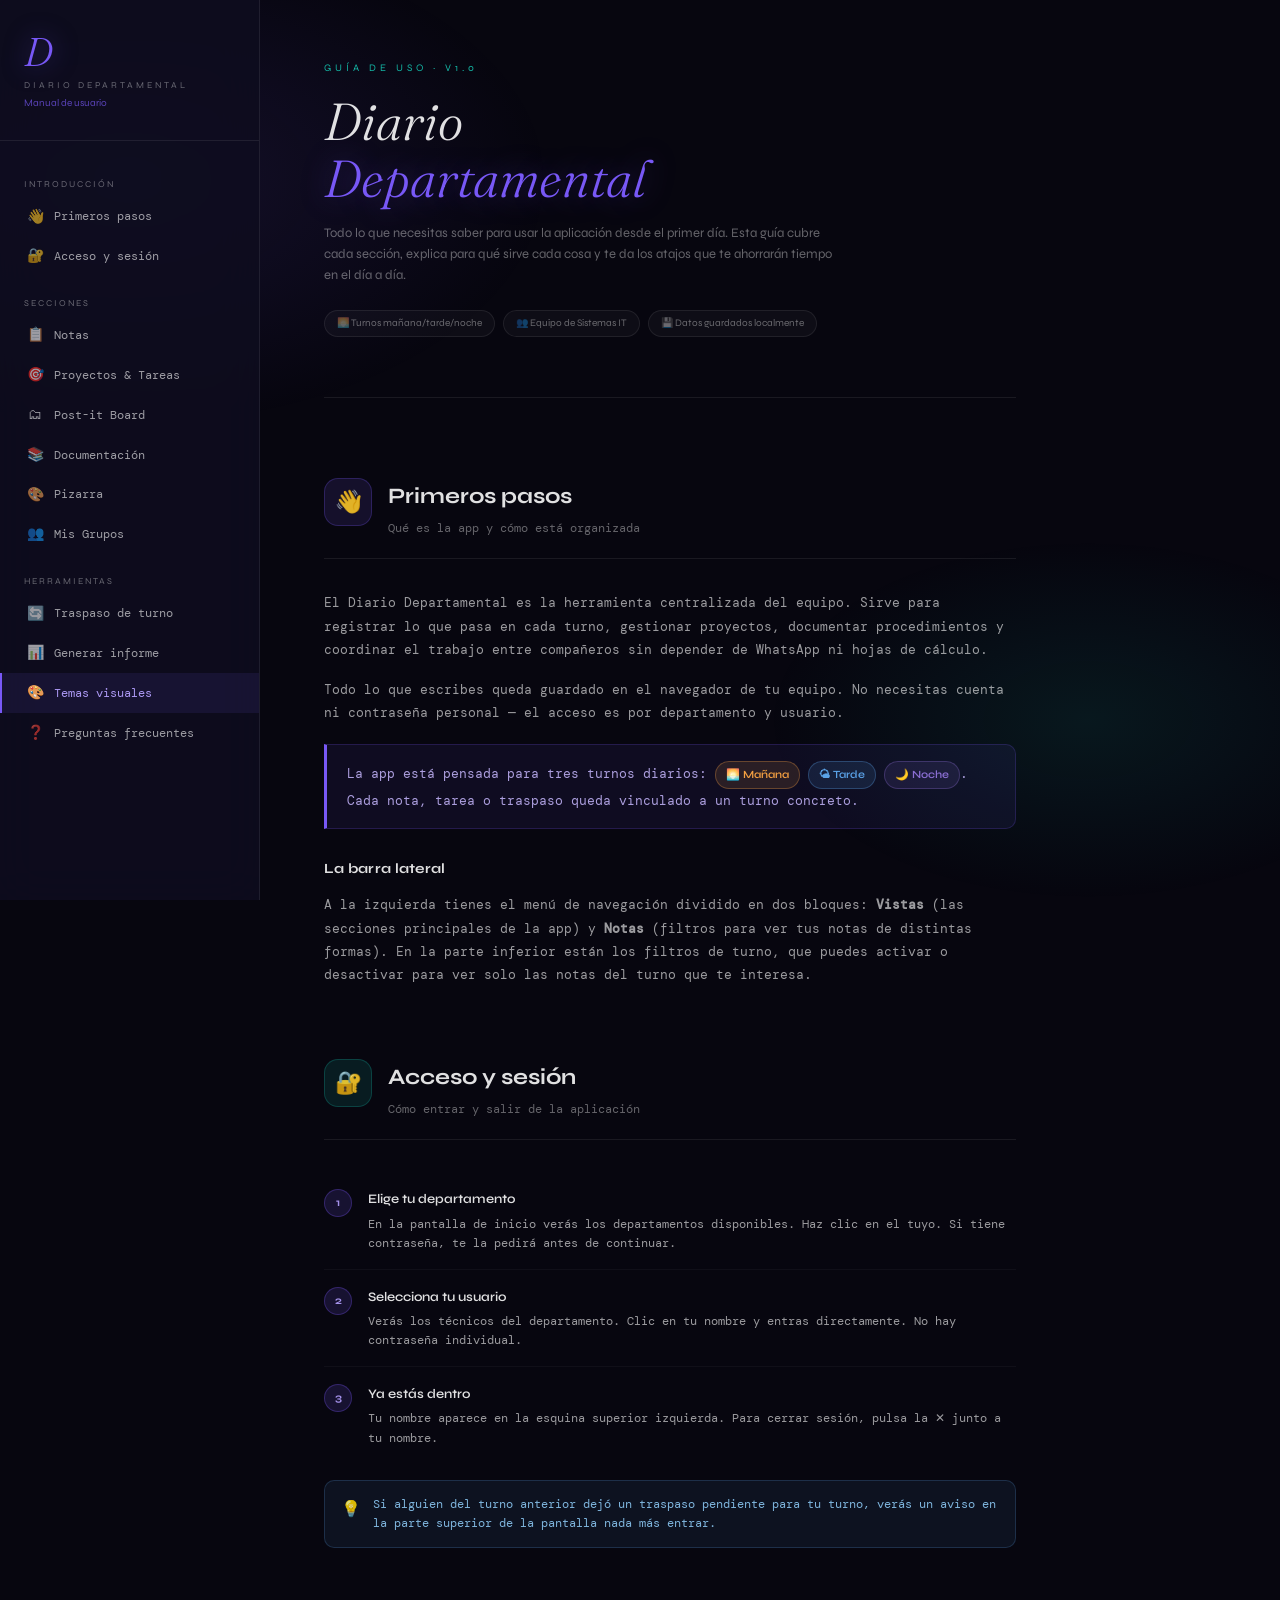
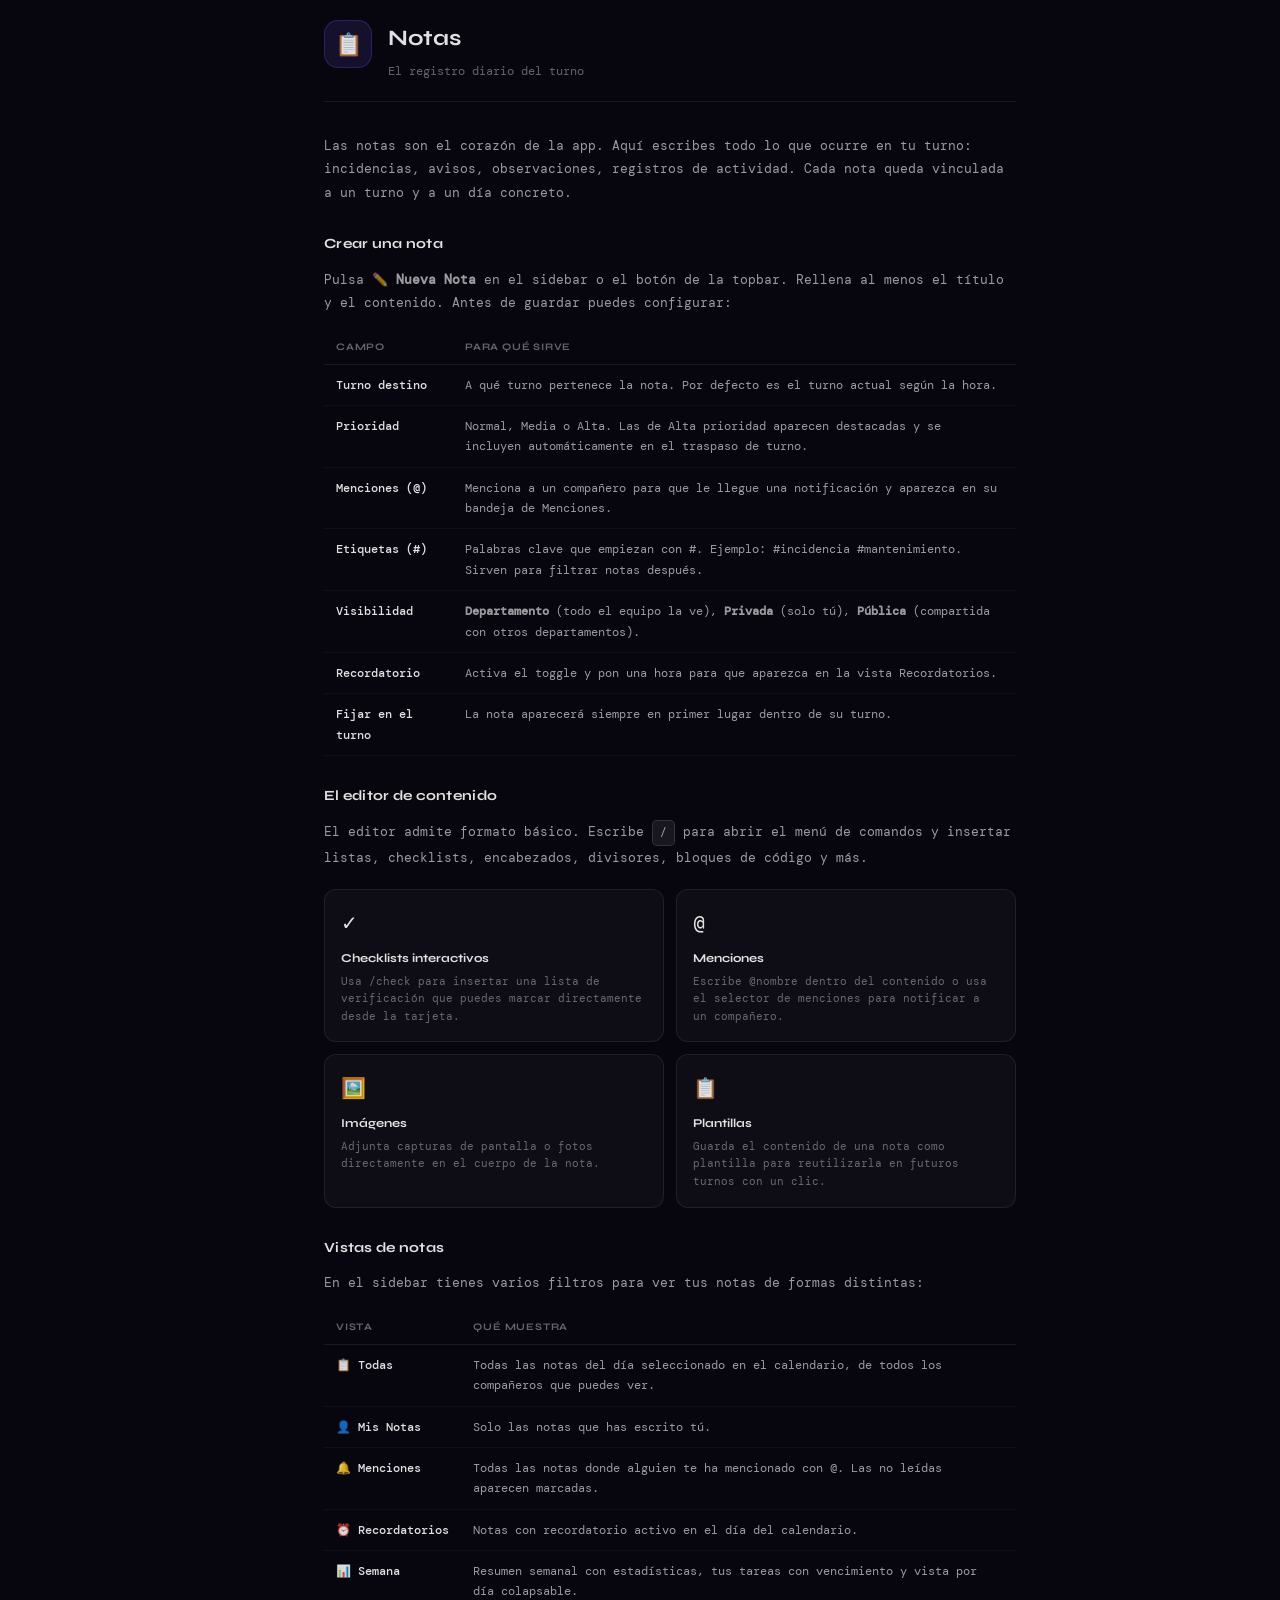
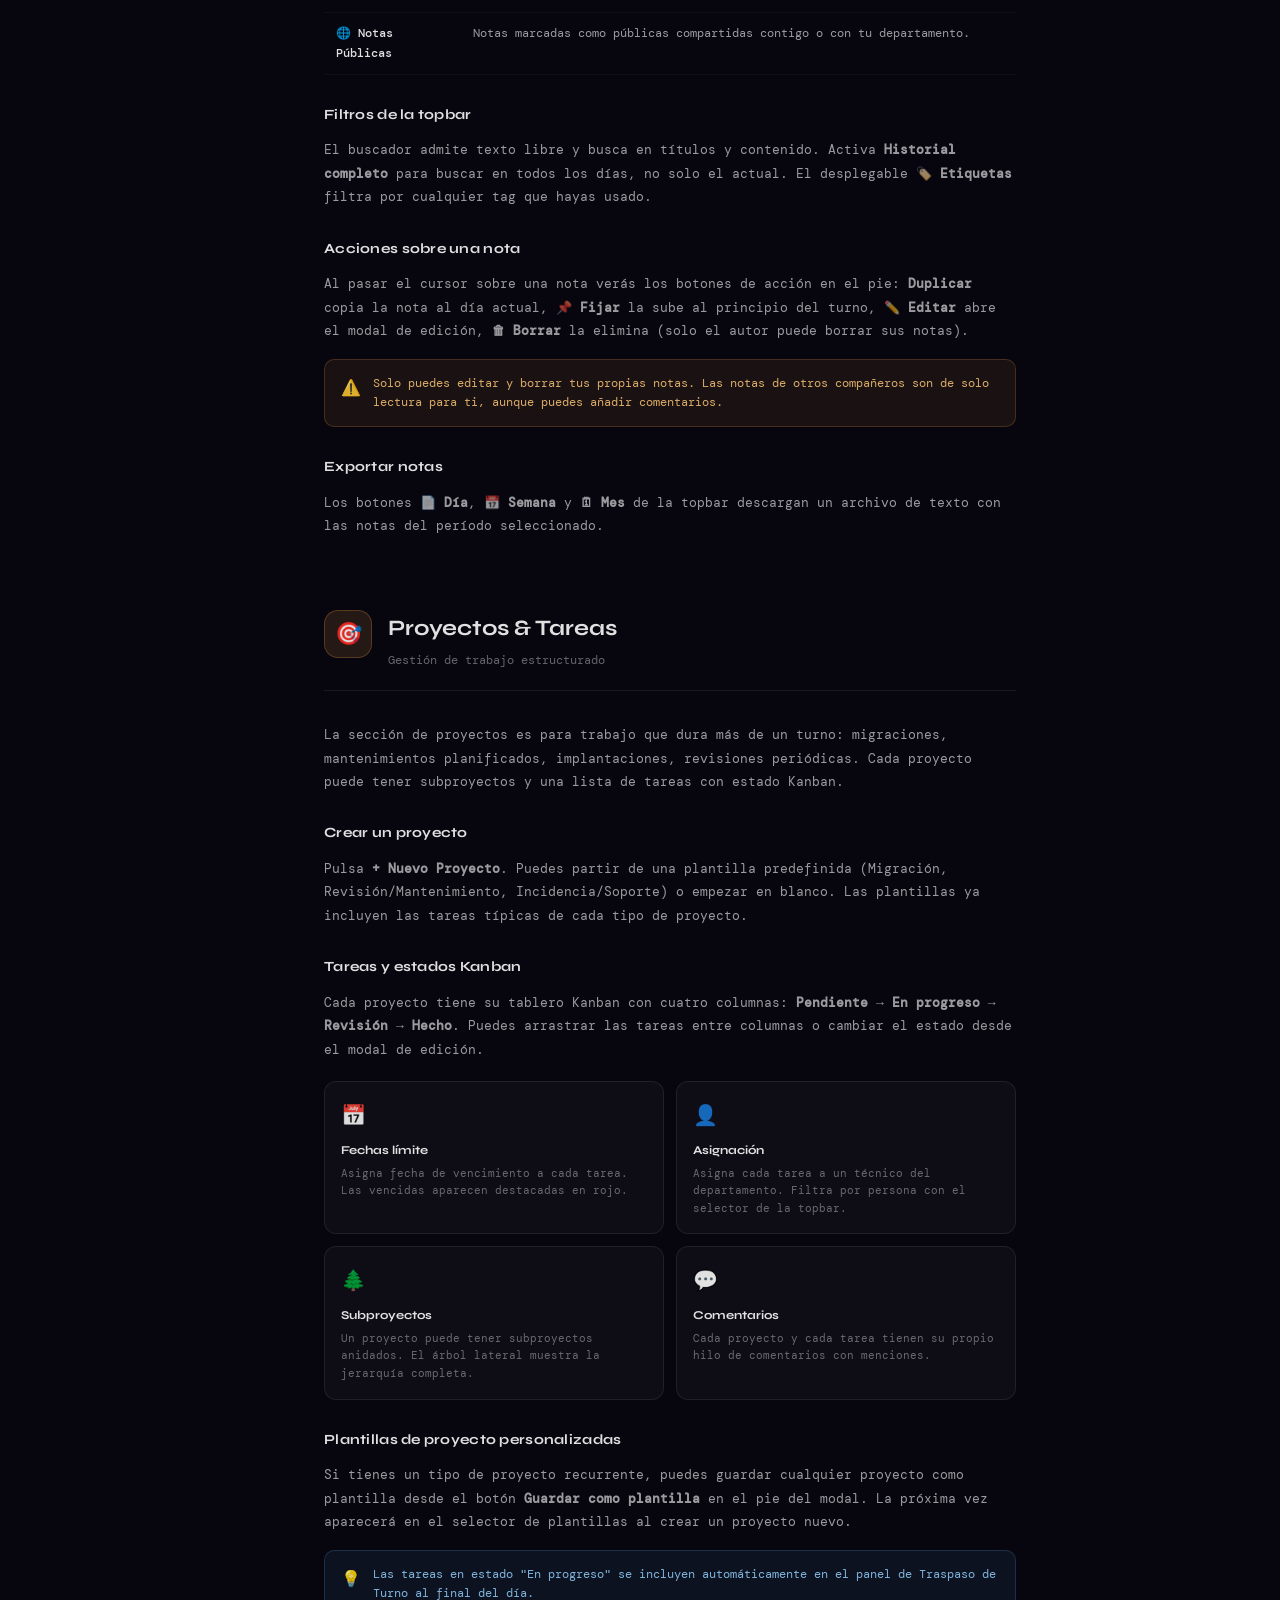
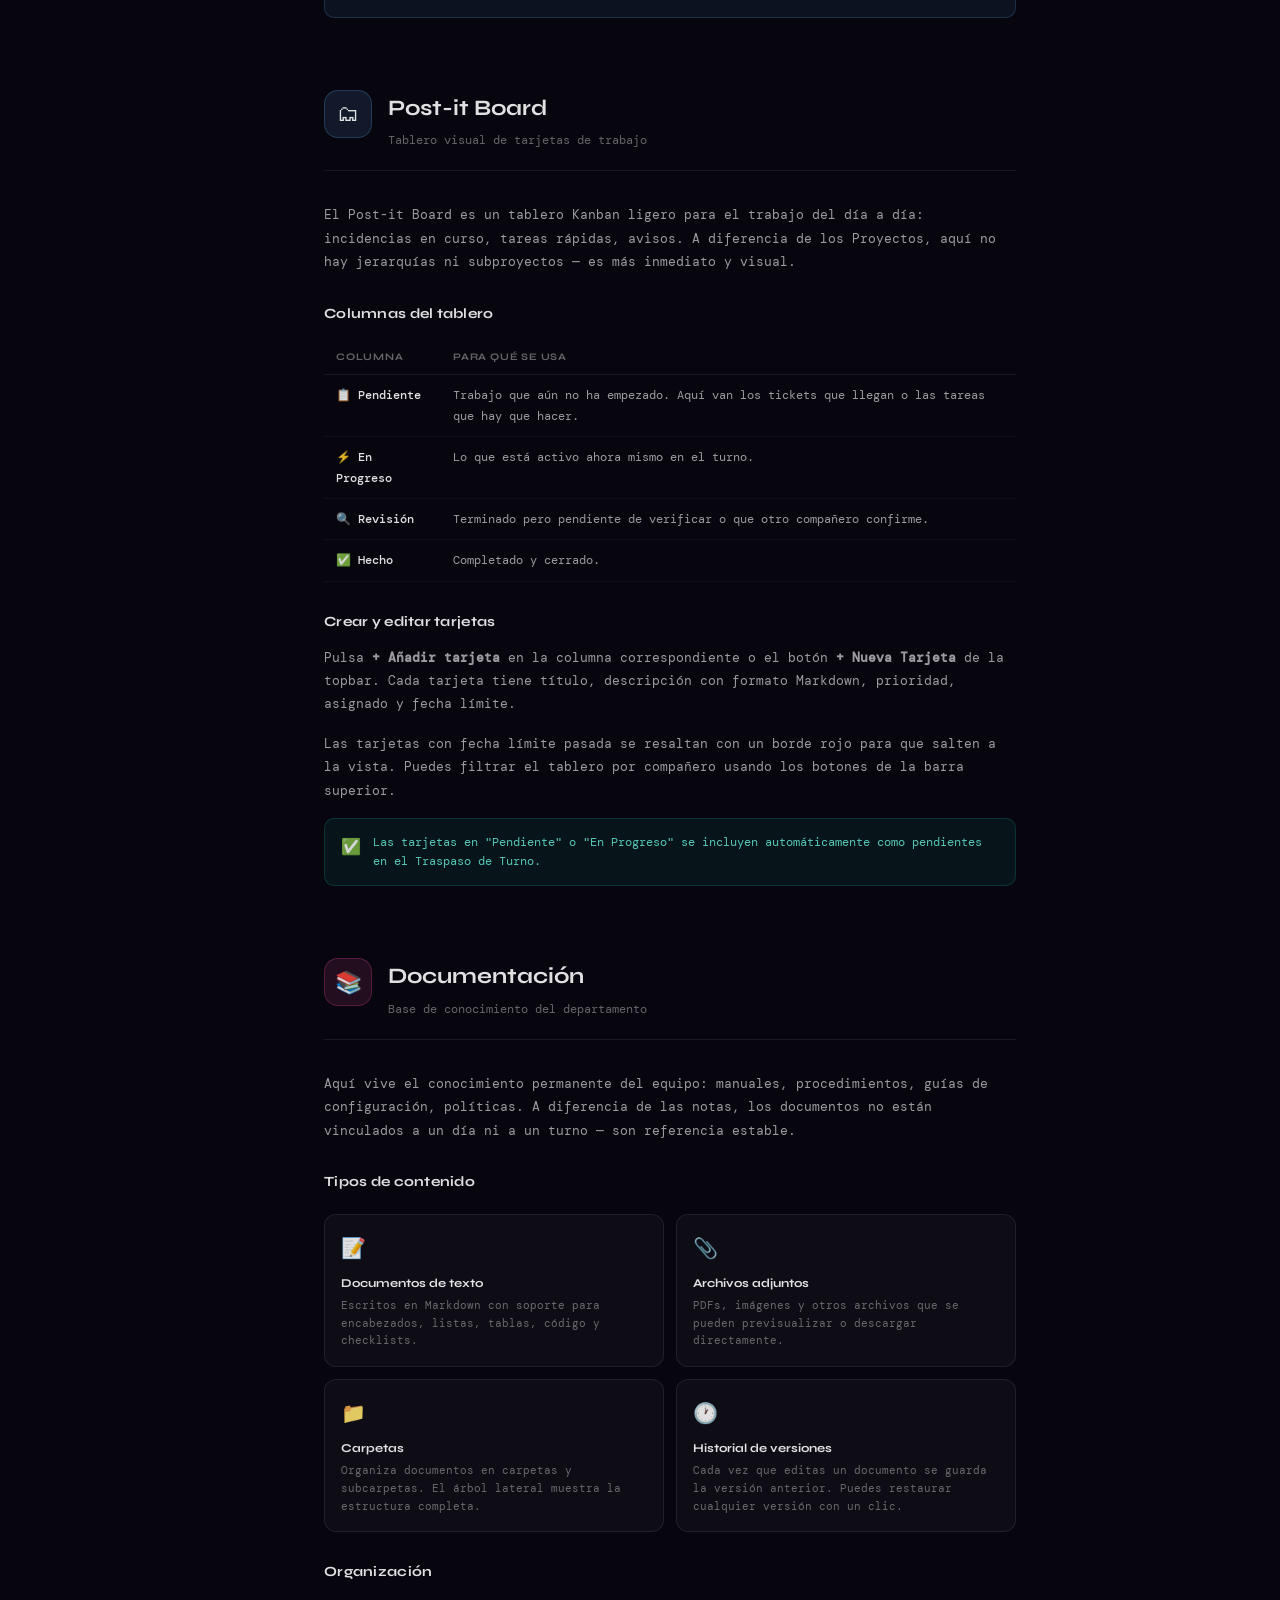
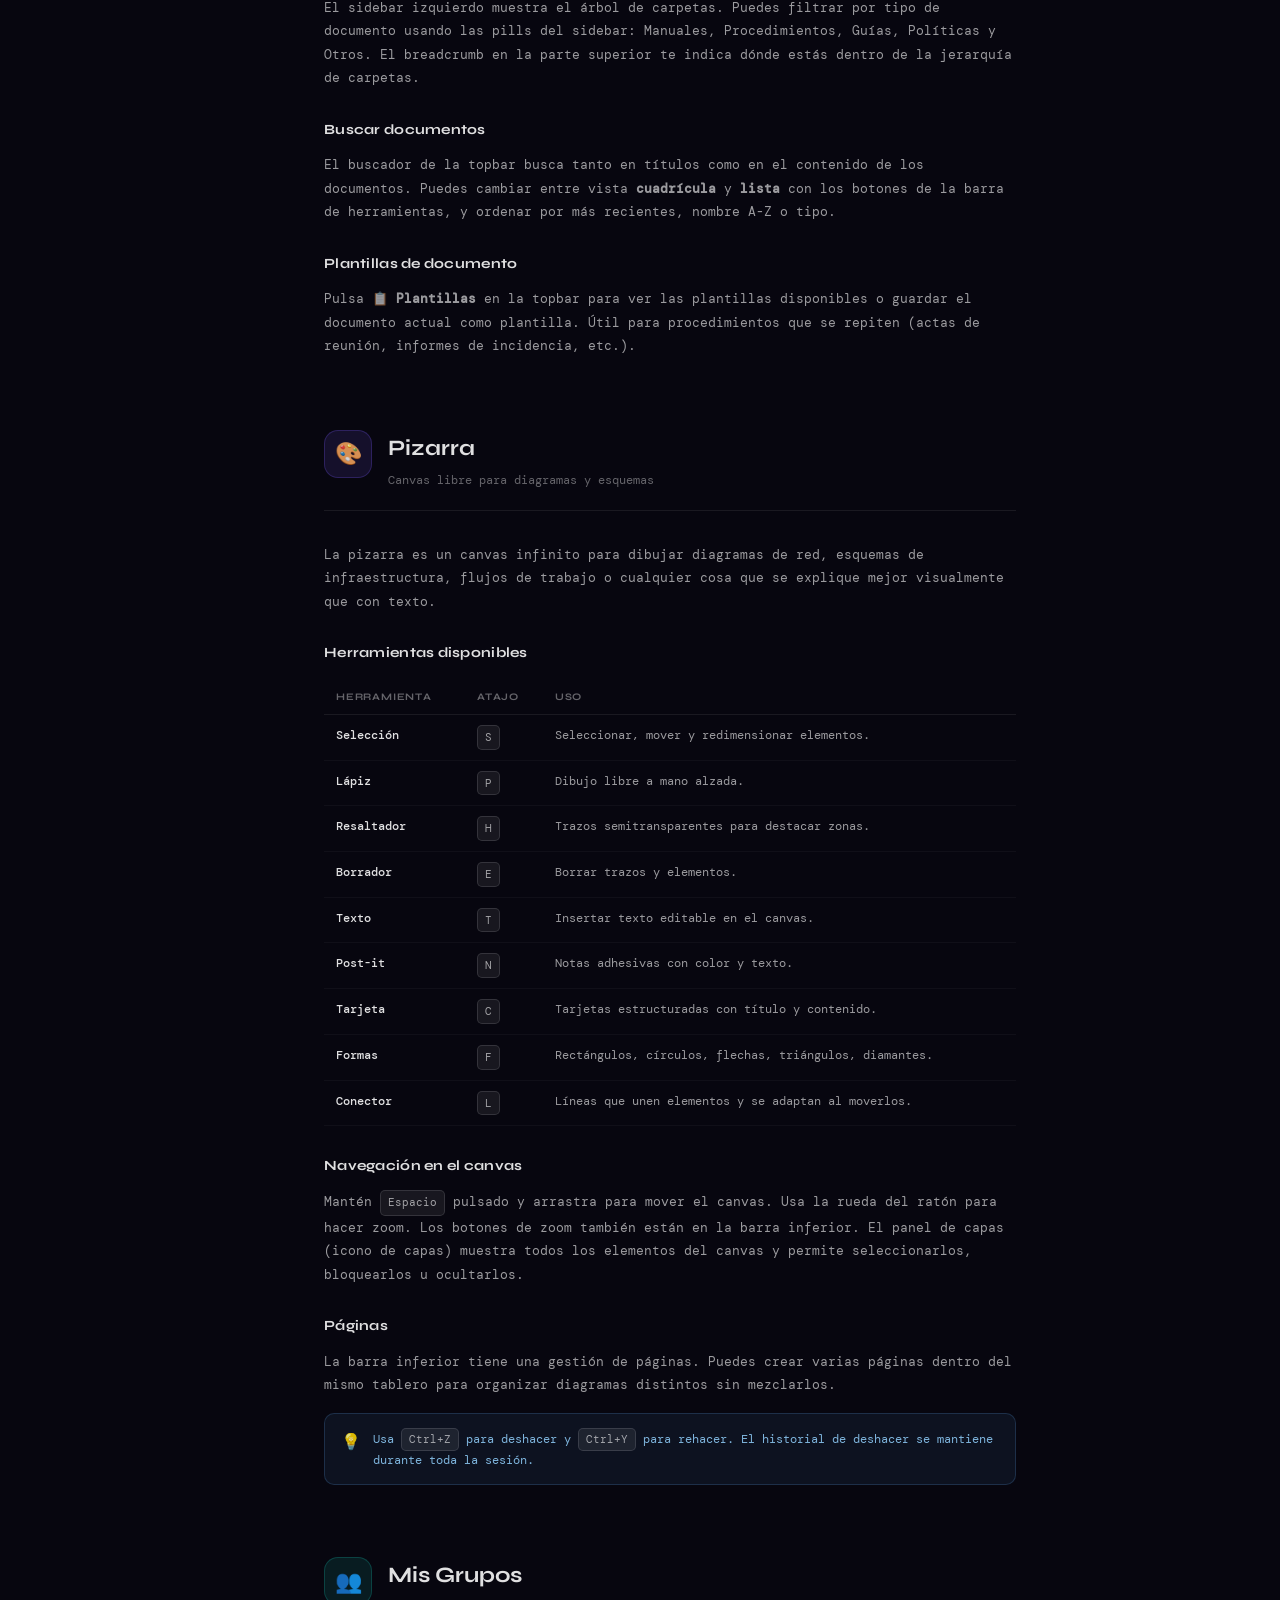
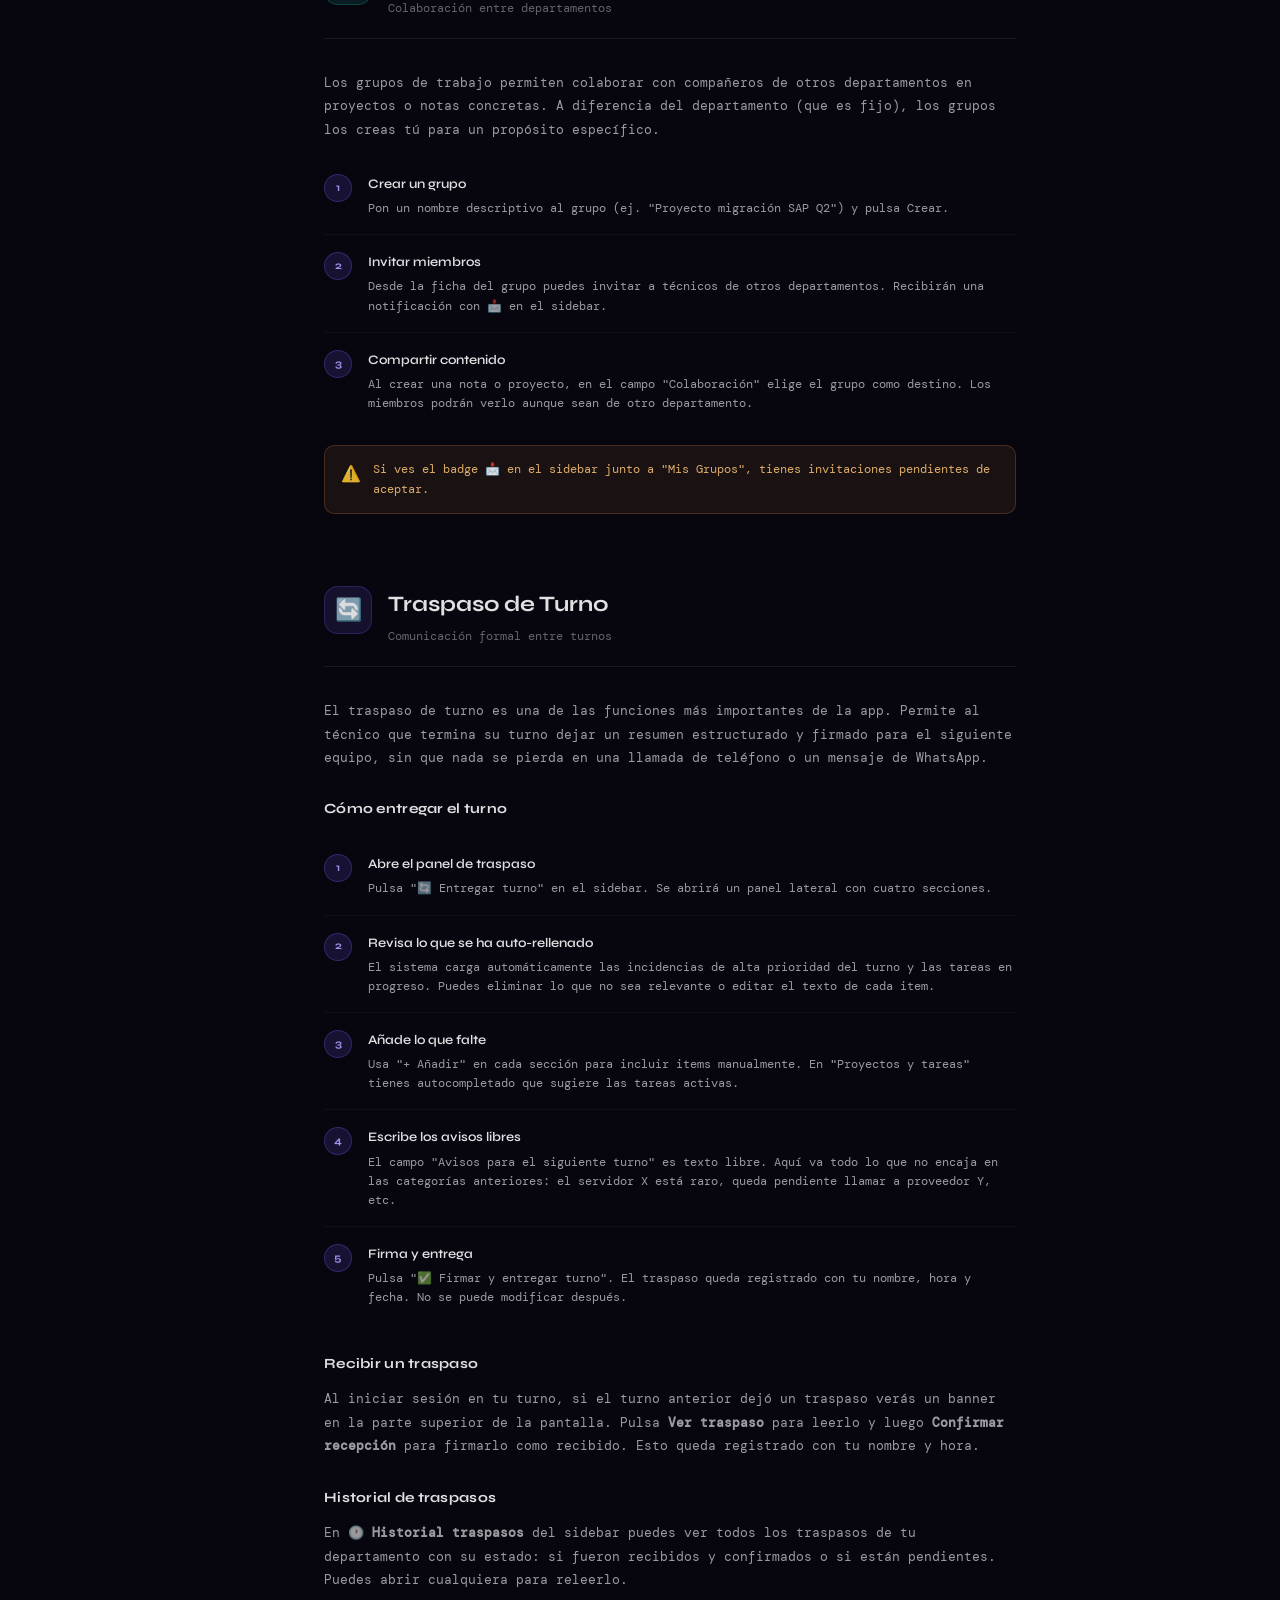
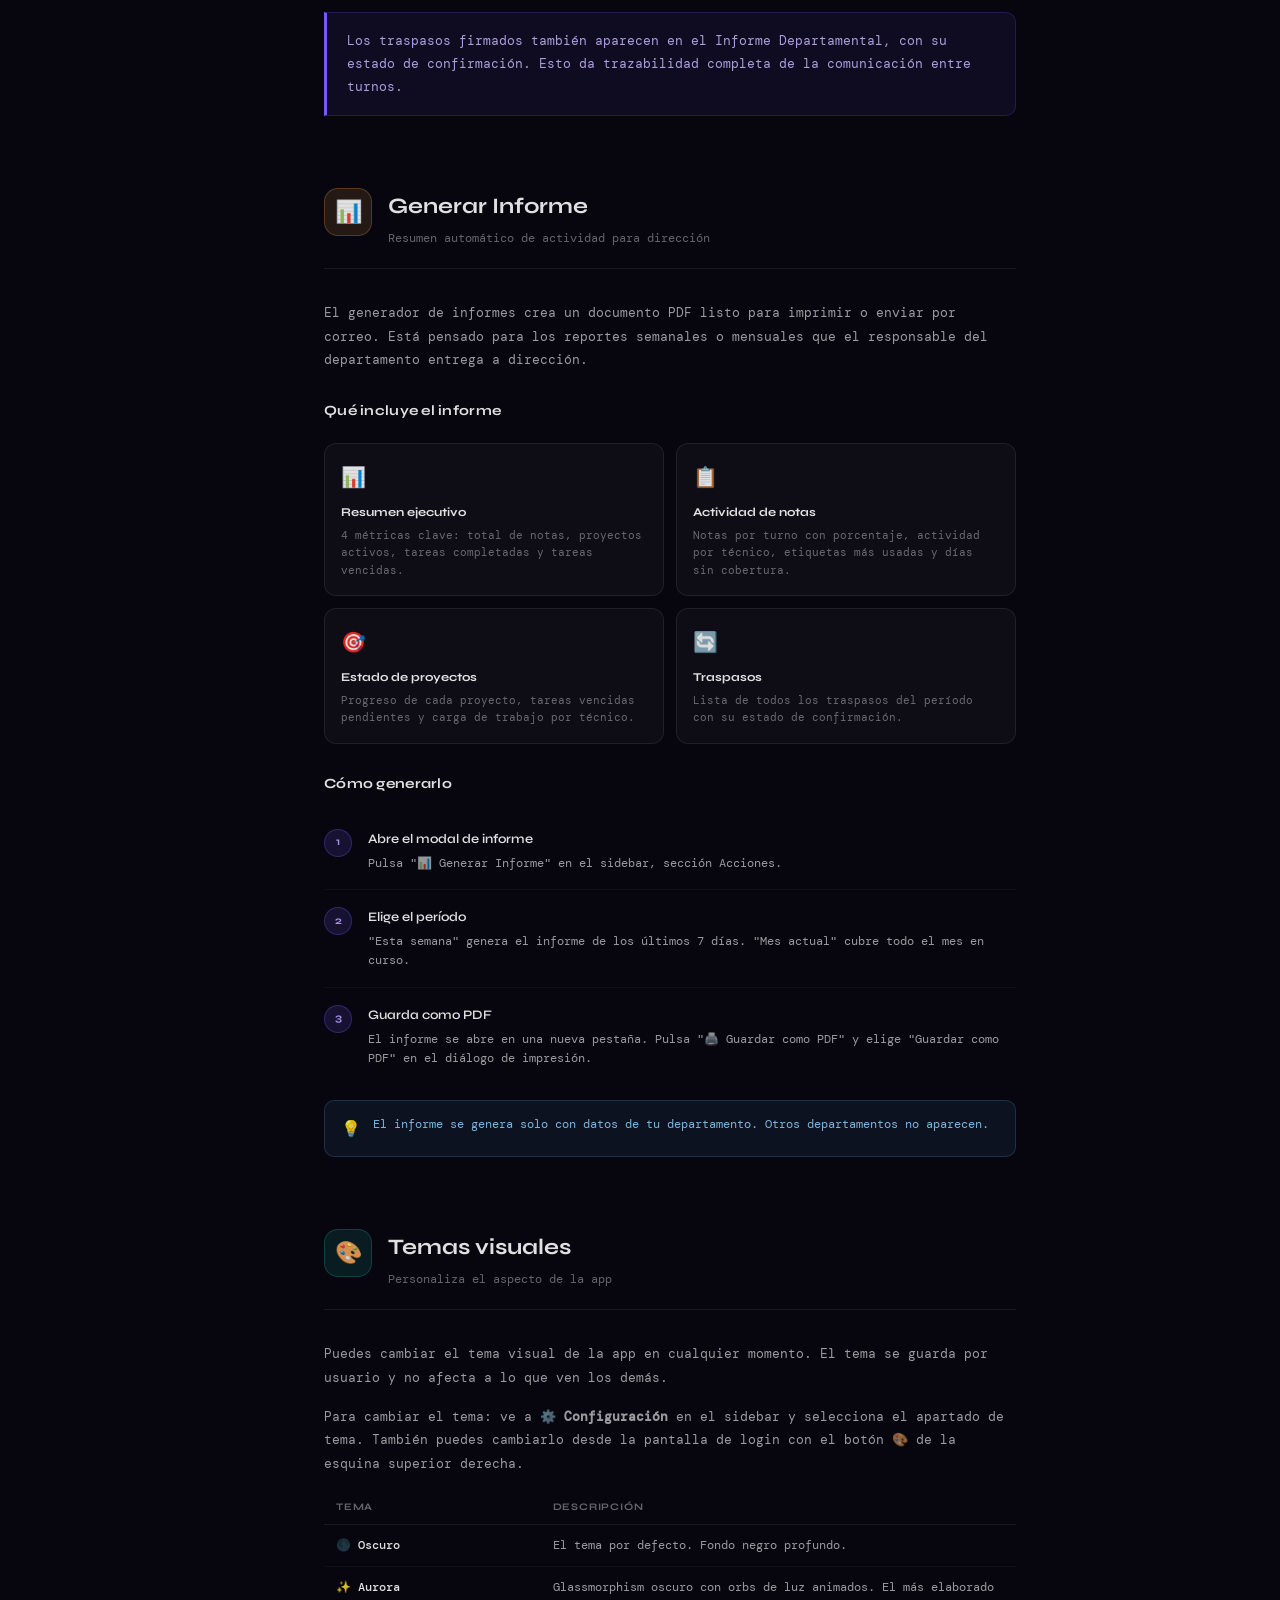
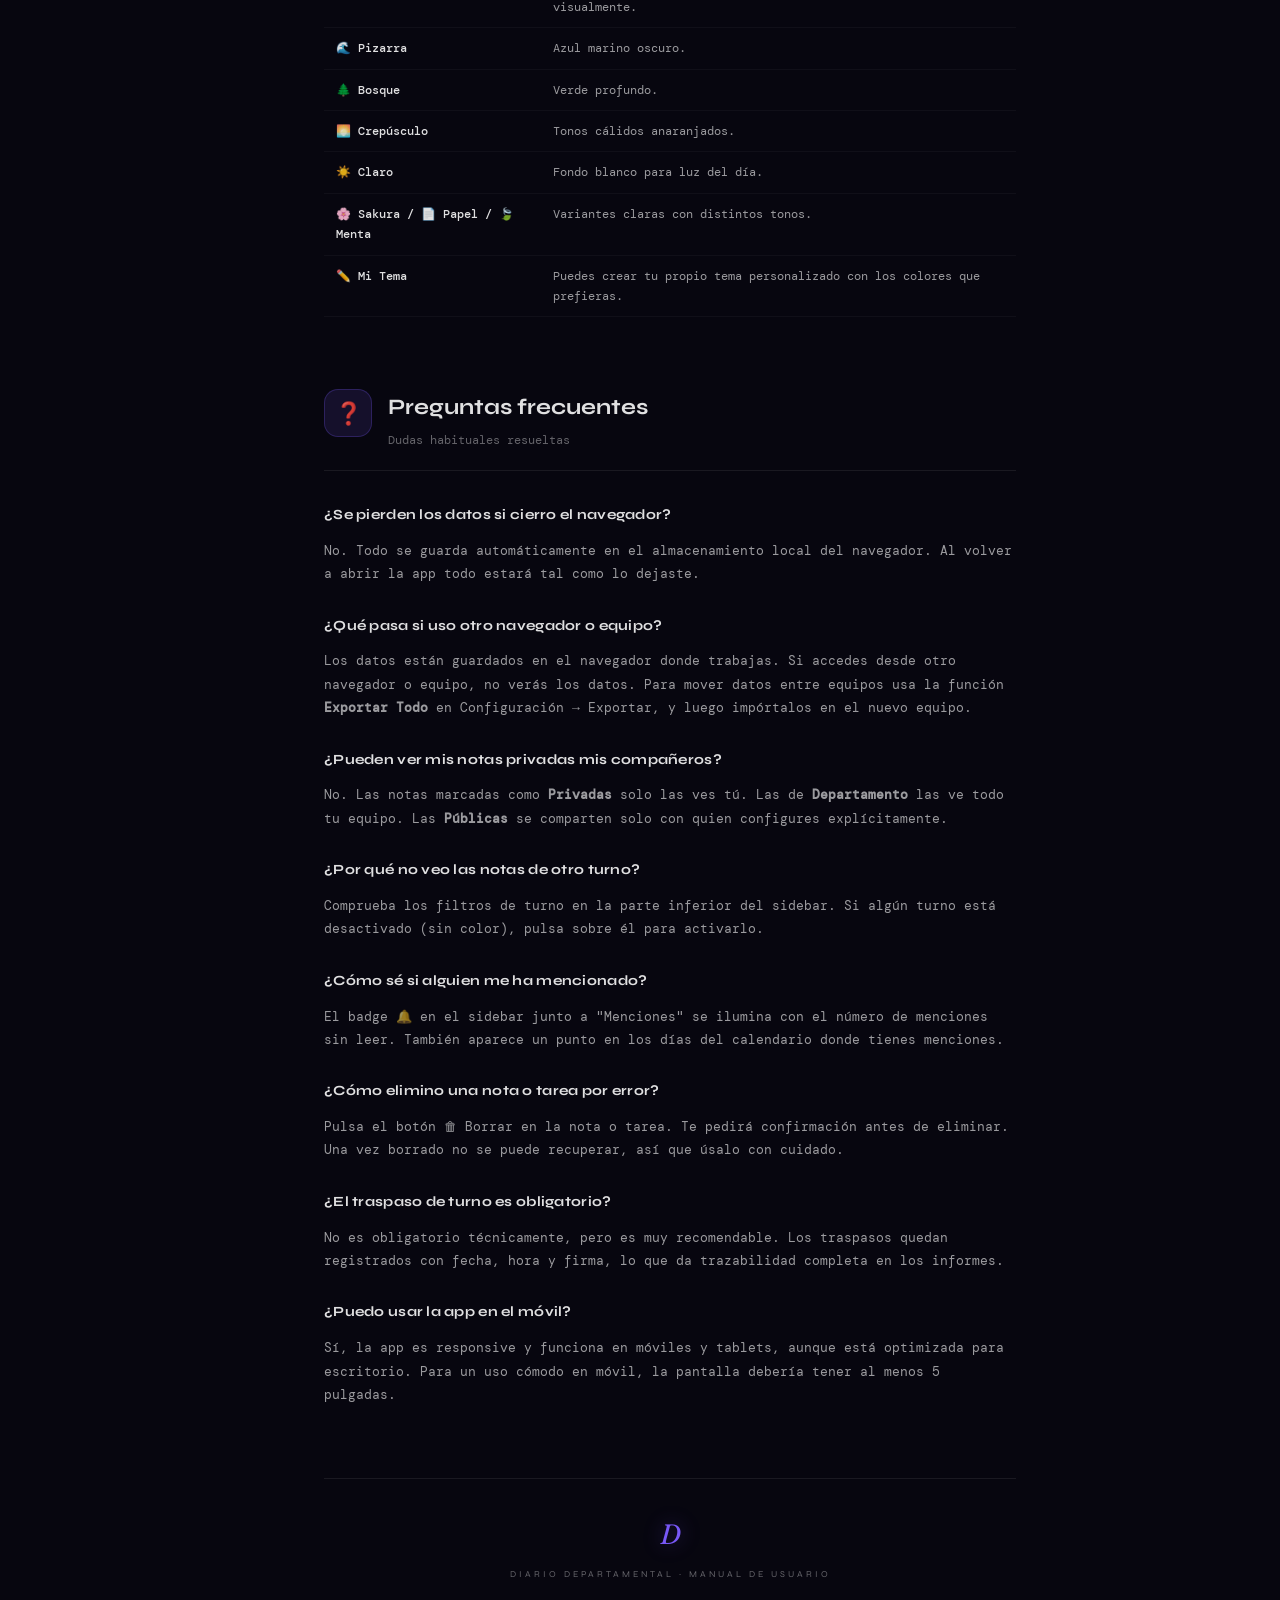
<file: manual_diario_departamental.html>
<!DOCTYPE html>
<html lang="es">
<head>
<meta charset="UTF-8">
<meta name="viewport" content="width=device-width, initial-scale=1.0">
<title>Manual de Usuario — Diario Departamental</title>
<link href="https://fonts.googleapis.com/css2?family=Syne:wght@400;600;700;800&family=DM+Mono:wght@300;400;500&family=Fraunces:ital,wght@0,300;0,500;1,300;1,500&display=swap" rel="stylesheet">
<style>
  :root {
    --bg: #07060f;
    --surface: #0f0d1f;
    --surface2: #161428;
    --border: rgba(255,255,255,0.08);
    --accent: #7858f6;
    --accent2: #14b8a6;
    --text: rgba(255,255,255,0.88);
    --text-muted: rgba(255,255,255,0.38);
    --text-dim: rgba(255,255,255,0.6);
    --morning: #f4a042;
    --afternoon: #5ba3e8;
    --night: #8b6fd4;
  }

  * { margin: 0; padding: 0; box-sizing: border-box; }

  html { scroll-behavior: smooth; }

  body {
    background: var(--bg);
    color: var(--text);
    font-family: 'DM Mono', monospace;
    font-size: 14px;
    line-height: 1.7;
    min-height: 100vh;
  }

  /* Fondo animado */
  body::before {
    content: '';
    position: fixed;
    inset: 0;
    background:
      radial-gradient(ellipse 60% 50% at 10% 20%, rgba(120,88,246,0.12) 0%, transparent 55%),
      radial-gradient(ellipse 50% 40% at 85% 80%, rgba(20,184,166,0.1) 0%, transparent 50%);
    pointer-events: none;
    z-index: 0;
    animation: bgPulse 10s ease-in-out infinite alternate;
  }

  @keyframes bgPulse {
    0%   { opacity: 0.7; }
    100% { opacity: 1; }
  }

  /* Layout */
  .layout {
    display: flex;
    min-height: 100vh;
    position: relative;
    z-index: 1;
  }

  /* Sidebar */
  .sidebar {
    width: 260px;
    flex-shrink: 0;
    position: sticky;
    top: 0;
    height: 100vh;
    overflow-y: auto;
    background: rgba(15,13,31,0.85);
    backdrop-filter: blur(20px);
    border-right: 1px solid var(--border);
    padding: 32px 0 40px;
    display: flex;
    flex-direction: column;
    gap: 0;
  }

  .sidebar::-webkit-scrollbar { width: 4px; }
  .sidebar::-webkit-scrollbar-track { background: transparent; }
  .sidebar::-webkit-scrollbar-thumb { background: var(--border); border-radius: 2px; }

  .sidebar-brand {
    padding: 0 24px 28px;
    border-bottom: 1px solid var(--border);
    margin-bottom: 16px;
  }

  .brand-logo {
    font-family: 'Fraunces', serif;
    font-size: 40px;
    font-style: italic;
    font-weight: 300;
    color: var(--accent);
    line-height: 1;
    text-shadow: 0 0 24px rgba(120,88,246,0.5);
    display: block;
    margin-bottom: 6px;
  }

  .brand-name {
    font-family: 'Syne', sans-serif;
    font-size: 9px;
    letter-spacing: 3px;
    text-transform: uppercase;
    color: var(--text-muted);
  }

  .brand-sub {
    font-size: 10px;
    color: rgba(120,88,246,0.7);
    margin-top: 2px;
    font-family: 'Syne', sans-serif;
  }

  .nav-section {
    padding: 8px 24px 4px;
    font-family: 'Syne', sans-serif;
    font-size: 9px;
    letter-spacing: 2px;
    text-transform: uppercase;
    color: var(--text-muted);
    margin-top: 12px;
  }

  .nav-link {
    display: flex;
    align-items: center;
    gap: 10px;
    padding: 8px 24px;
    color: var(--text-dim);
    text-decoration: none;
    font-size: 12px;
    font-family: 'DM Mono', monospace;
    transition: all 0.15s;
    border-left: 2px solid transparent;
    cursor: pointer;
  }

  .nav-link:hover {
    color: var(--text);
    background: rgba(255,255,255,0.04);
    border-left-color: rgba(120,88,246,0.4);
  }

  .nav-link.active {
    color: rgba(180,160,255,0.95);
    background: rgba(120,88,246,0.1);
    border-left-color: var(--accent);
  }

  .nav-icon { font-size: 14px; width: 18px; text-align: center; flex-shrink: 0; }

  /* Main content */
  .content {
    flex: 1;
    max-width: 820px;
    padding: 60px 64px 100px;
  }

  /* Cover */
  .cover {
    margin-bottom: 80px;
    padding-bottom: 60px;
    border-bottom: 1px solid var(--border);
  }

  .cover-eyebrow {
    font-family: 'Syne', sans-serif;
    font-size: 10px;
    letter-spacing: 4px;
    text-transform: uppercase;
    color: var(--accent2);
    margin-bottom: 16px;
  }

  .cover-title {
    font-family: 'Fraunces', serif;
    font-size: 52px;
    font-weight: 300;
    font-style: italic;
    color: var(--text);
    line-height: 1.1;
    margin-bottom: 8px;
  }

  .cover-title span {
    color: var(--accent);
    text-shadow: 0 0 30px rgba(120,88,246,0.4);
  }

  .cover-subtitle {
    font-family: 'Syne', sans-serif;
    font-size: 13px;
    color: var(--text-muted);
    margin-top: 16px;
    line-height: 1.6;
    max-width: 520px;
  }

  .cover-badges {
    display: flex;
    gap: 8px;
    flex-wrap: wrap;
    margin-top: 24px;
  }

  .badge {
    display: inline-flex;
    align-items: center;
    gap: 5px;
    padding: 4px 12px;
    border-radius: 20px;
    border: 1px solid var(--border);
    font-size: 10px;
    font-family: 'Syne', sans-serif;
    color: var(--text-muted);
    background: rgba(255,255,255,0.03);
  }

  /* Sections */
  .section {
    margin-bottom: 72px;
    scroll-margin-top: 40px;
  }

  .section-header {
    display: flex;
    align-items: flex-start;
    gap: 16px;
    margin-bottom: 32px;
    padding-bottom: 20px;
    border-bottom: 1px solid var(--border);
  }

  .section-icon {
    width: 48px;
    height: 48px;
    border-radius: 14px;
    display: flex;
    align-items: center;
    justify-content: center;
    font-size: 22px;
    flex-shrink: 0;
    background: rgba(120,88,246,0.12);
    border: 1px solid rgba(120,88,246,0.25);
  }

  .section-icon.green { background: rgba(20,184,166,0.12); border-color: rgba(20,184,166,0.25); }
  .section-icon.orange { background: rgba(244,160,66,0.12); border-color: rgba(244,160,66,0.25); }
  .section-icon.blue { background: rgba(91,163,232,0.12); border-color: rgba(91,163,232,0.25); }
  .section-icon.pink { background: rgba(236,72,153,0.12); border-color: rgba(236,72,153,0.25); }

  .section-title {
    font-family: 'Syne', sans-serif;
    font-size: 22px;
    font-weight: 700;
    color: var(--text);
    margin-bottom: 4px;
  }

  .section-desc {
    font-size: 12px;
    color: var(--text-muted);
    line-height: 1.6;
  }

  /* Prose */
  p {
    color: var(--text-dim);
    font-size: 13px;
    line-height: 1.8;
    margin-bottom: 16px;
  }

  h3 {
    font-family: 'Syne', sans-serif;
    font-size: 14px;
    font-weight: 700;
    color: var(--text);
    margin: 28px 0 12px;
    letter-spacing: 0.02em;
  }

  h4 {
    font-family: 'Syne', sans-serif;
    font-size: 11px;
    font-weight: 700;
    color: var(--text-muted);
    text-transform: uppercase;
    letter-spacing: 0.1em;
    margin: 20px 0 8px;
  }

  /* Cards de funcionalidad */
  .feature-grid {
    display: grid;
    grid-template-columns: 1fr 1fr;
    gap: 12px;
    margin: 20px 0;
  }

  .feature-card {
    background: rgba(255,255,255,0.03);
    border: 1px solid var(--border);
    border-radius: 12px;
    padding: 16px;
    transition: all 0.15s;
  }

  .feature-card:hover {
    background: rgba(255,255,255,0.05);
    border-color: rgba(120,88,246,0.3);
  }

  .feature-card-icon { font-size: 20px; margin-bottom: 8px; display: block; }
  .feature-card-title {
    font-family: 'Syne', sans-serif;
    font-size: 12px;
    font-weight: 700;
    color: var(--text);
    margin-bottom: 4px;
  }
  .feature-card-desc {
    font-size: 11px;
    color: var(--text-muted);
    line-height: 1.6;
  }

  /* Steps */
  .steps {
    counter-reset: step;
    display: flex;
    flex-direction: column;
    gap: 0;
    margin: 16px 0;
  }

  .step {
    display: flex;
    gap: 16px;
    padding: 16px 0;
    border-bottom: 1px solid rgba(255,255,255,0.04);
    position: relative;
  }

  .step:last-child { border-bottom: none; }

  .step-num {
    counter-increment: step;
    width: 28px;
    height: 28px;
    border-radius: 50%;
    background: rgba(120,88,246,0.15);
    border: 1px solid rgba(120,88,246,0.3);
    display: flex;
    align-items: center;
    justify-content: center;
    font-family: 'Syne', sans-serif;
    font-size: 11px;
    font-weight: 700;
    color: rgba(180,160,255,0.9);
    flex-shrink: 0;
    margin-top: 1px;
  }

  .step-content { flex: 1; }
  .step-title {
    font-family: 'Syne', sans-serif;
    font-size: 13px;
    font-weight: 600;
    color: var(--text);
    margin-bottom: 4px;
  }
  .step-desc { font-size: 12px; color: var(--text-dim); line-height: 1.6; }

  /* Tips */
  .tip {
    display: flex;
    gap: 12px;
    padding: 14px 16px;
    border-radius: 10px;
    margin: 16px 0;
    font-size: 12px;
    line-height: 1.6;
  }

  .tip.info {
    background: rgba(91,163,232,0.08);
    border: 1px solid rgba(91,163,232,0.2);
    color: rgba(147,210,255,0.85);
  }

  .tip.warning {
    background: rgba(244,160,66,0.08);
    border: 1px solid rgba(244,160,66,0.2);
    color: rgba(255,200,120,0.85);
  }

  .tip.success {
    background: rgba(20,184,166,0.08);
    border: 1px solid rgba(20,184,166,0.2);
    color: rgba(100,230,210,0.85);
  }

  .tip-icon { font-size: 16px; flex-shrink: 0; margin-top: 1px; }

  /* Kbd */
  kbd {
    display: inline-block;
    padding: 2px 7px;
    border-radius: 5px;
    background: rgba(255,255,255,0.07);
    border: 1px solid rgba(255,255,255,0.12);
    font-size: 11px;
    font-family: 'DM Mono', monospace;
    color: var(--text-dim);
  }

  /* Turno pills */
  .shift-pill {
    display: inline-flex;
    align-items: center;
    gap: 5px;
    padding: 3px 10px;
    border-radius: 20px;
    font-size: 11px;
    font-family: 'Syne', sans-serif;
    font-weight: 600;
  }
  .shift-morning { background: rgba(244,160,66,0.12); border: 1px solid rgba(244,160,66,0.3); color: #f4a042; }
  .shift-afternoon { background: rgba(91,163,232,0.12); border: 1px solid rgba(91,163,232,0.3); color: #5ba3e8; }
  .shift-night { background: rgba(139,111,212,0.12); border: 1px solid rgba(139,111,212,0.3); color: #8b6fd4; }

  /* Table */
  .data-table {
    width: 100%;
    border-collapse: collapse;
    font-size: 12px;
    margin: 16px 0;
  }

  .data-table th {
    text-align: left;
    padding: 8px 12px;
    border-bottom: 1px solid var(--border);
    font-family: 'Syne', sans-serif;
    font-size: 10px;
    font-weight: 700;
    text-transform: uppercase;
    letter-spacing: 0.08em;
    color: var(--text-muted);
  }

  .data-table td {
    padding: 10px 12px;
    border-bottom: 1px solid rgba(255,255,255,0.04);
    color: var(--text-dim);
    vertical-align: top;
  }

  .data-table td:first-child {
    color: var(--text);
    font-weight: 500;
  }

  /* Highlight block */
  .highlight-block {
    background: rgba(120,88,246,0.08);
    border: 1px solid rgba(120,88,246,0.2);
    border-left: 3px solid var(--accent);
    border-radius: 0 10px 10px 0;
    padding: 16px 20px;
    margin: 20px 0;
  }

  .highlight-block p { color: rgba(200,185,255,0.85); margin: 0; }

  /* Print */
  @media print {
    body::before { display: none; }
    .sidebar { display: none; }
    .content { padding: 20px; max-width: 100%; }
  }

  /* Scrollbar */
  ::-webkit-scrollbar { width: 5px; }
  ::-webkit-scrollbar-track { background: transparent; }
  ::-webkit-scrollbar-thumb { background: rgba(255,255,255,0.1); border-radius: 3px; }
</style>
</head>
<body>

<div class="layout">

  <!-- Sidebar navegación -->
  <nav class="sidebar">
    <div class="sidebar-brand">
      <span class="brand-logo">D</span>
      <div class="brand-name">Diario Departamental</div>
      <div class="brand-sub">Manual de usuario</div>
    </div>

    <div class="nav-section">Introducción</div>
    <a class="nav-link" href="#inicio"><span class="nav-icon">👋</span> Primeros pasos</a>
    <a class="nav-link" href="#login"><span class="nav-icon">🔐</span> Acceso y sesión</a>

    <div class="nav-section">Secciones</div>
    <a class="nav-link" href="#notas"><span class="nav-icon">📋</span> Notas</a>
    <a class="nav-link" href="#proyectos"><span class="nav-icon">🎯</span> Proyectos & Tareas</a>
    <a class="nav-link" href="#postit"><span class="nav-icon">🗂</span> Post-it Board</a>
    <a class="nav-link" href="#docs"><span class="nav-icon">📚</span> Documentación</a>
    <a class="nav-link" href="#pizarra"><span class="nav-icon">🎨</span> Pizarra</a>
    <a class="nav-link" href="#grupos"><span class="nav-icon">👥</span> Mis Grupos</a>

    <div class="nav-section">Herramientas</div>
    <a class="nav-link" href="#traspaso"><span class="nav-icon">🔄</span> Traspaso de turno</a>
    <a class="nav-link" href="#informe"><span class="nav-icon">📊</span> Generar informe</a>
    <a class="nav-link" href="#temas"><span class="nav-icon">🎨</span> Temas visuales</a>
    <a class="nav-link" href="#faq"><span class="nav-icon">❓</span> Preguntas frecuentes</a>
  </nav>

  <!-- Contenido principal -->
  <main class="content">

    <!-- PORTADA -->
    <div class="cover">
      <div class="cover-eyebrow">Guía de uso · v1.0</div>
      <h1 class="cover-title">Diario<br><span>Departamental</span></h1>
      <p class="cover-subtitle">
        Todo lo que necesitas saber para usar la aplicación desde el primer día.
        Esta guía cubre cada sección, explica para qué sirve cada cosa y te da
        los atajos que te ahorrarán tiempo en el día a día.
      </p>
      <div class="cover-badges">
        <span class="badge">🌅 Turnos mañana/tarde/noche</span>
        <span class="badge">👥 Equipo de Sistemas IT</span>
        <span class="badge">💾 Datos guardados localmente</span>
      </div>
    </div>

    <!-- PRIMEROS PASOS -->
    <div class="section" id="inicio">
      <div class="section-header">
        <div class="section-icon">👋</div>
        <div>
          <div class="section-title">Primeros pasos</div>
          <div class="section-desc">Qué es la app y cómo está organizada</div>
        </div>
      </div>

      <p>
        El Diario Departamental es la herramienta centralizada del equipo. Sirve para registrar
        lo que pasa en cada turno, gestionar proyectos, documentar procedimientos y coordinar
        el trabajo entre compañeros sin depender de WhatsApp ni hojas de cálculo.
      </p>

      <p>
        Todo lo que escribes queda guardado en el navegador de tu equipo. No necesitas cuenta
        ni contraseña personal — el acceso es por departamento y usuario.
      </p>

      <div class="highlight-block">
        <p>La app está pensada para tres turnos diarios: <span class="shift-pill shift-morning">🌅 Mañana</span> <span class="shift-pill shift-afternoon">🌤 Tarde</span> <span class="shift-pill shift-night">🌙 Noche</span>. Cada nota, tarea o traspaso queda vinculado a un turno concreto.</p>
      </div>

      <h3>La barra lateral</h3>
      <p>
        A la izquierda tienes el menú de navegación dividido en dos bloques: <strong>Vistas</strong>
        (las secciones principales de la app) y <strong>Notas</strong> (filtros para ver tus notas
        de distintas formas). En la parte inferior están los filtros de turno, que puedes activar
        o desactivar para ver solo las notas del turno que te interesa.
      </p>
    </div>

    <!-- LOGIN -->
    <div class="section" id="login">
      <div class="section-header">
        <div class="section-icon green">🔐</div>
        <div>
          <div class="section-title">Acceso y sesión</div>
          <div class="section-desc">Cómo entrar y salir de la aplicación</div>
        </div>
      </div>

      <div class="steps">
        <div class="step">
          <div class="step-num">1</div>
          <div class="step-content">
            <div class="step-title">Elige tu departamento</div>
            <div class="step-desc">En la pantalla de inicio verás los departamentos disponibles. Haz clic en el tuyo. Si tiene contraseña, te la pedirá antes de continuar.</div>
          </div>
        </div>
        <div class="step">
          <div class="step-num">2</div>
          <div class="step-content">
            <div class="step-title">Selecciona tu usuario</div>
            <div class="step-desc">Verás los técnicos del departamento. Clic en tu nombre y entras directamente. No hay contraseña individual.</div>
          </div>
        </div>
        <div class="step">
          <div class="step-num">3</div>
          <div class="step-content">
            <div class="step-title">Ya estás dentro</div>
            <div class="step-desc">Tu nombre aparece en la esquina superior izquierda. Para cerrar sesión, pulsa la ✕ junto a tu nombre.</div>
          </div>
        </div>
      </div>

      <div class="tip info">
        <span class="tip-icon">💡</span>
        <span>Si alguien del turno anterior dejó un traspaso pendiente para tu turno, verás un aviso en la parte superior de la pantalla nada más entrar.</span>
      </div>
    </div>

    <!-- NOTAS -->
    <div class="section" id="notas">
      <div class="section-header">
        <div class="section-icon">📋</div>
        <div>
          <div class="section-title">Notas</div>
          <div class="section-desc">El registro diario del turno</div>
        </div>
      </div>

      <p>
        Las notas son el corazón de la app. Aquí escribes todo lo que ocurre en tu turno:
        incidencias, avisos, observaciones, registros de actividad. Cada nota queda
        vinculada a un turno y a un día concreto.
      </p>

      <h3>Crear una nota</h3>
      <p>
        Pulsa <strong>✏️ Nueva Nota</strong> en el sidebar o el botón de la topbar.
        Rellena al menos el título y el contenido. Antes de guardar puedes configurar:
      </p>

      <table class="data-table">
        <thead><tr><th>Campo</th><th>Para qué sirve</th></tr></thead>
        <tbody>
          <tr><td>Turno destino</td><td>A qué turno pertenece la nota. Por defecto es el turno actual según la hora.</td></tr>
          <tr><td>Prioridad</td><td>Normal, Media o Alta. Las de Alta prioridad aparecen destacadas y se incluyen automáticamente en el traspaso de turno.</td></tr>
          <tr><td>Menciones (@)</td><td>Menciona a un compañero para que le llegue una notificación y aparezca en su bandeja de Menciones.</td></tr>
          <tr><td>Etiquetas (#)</td><td>Palabras clave que empiezan con #. Ejemplo: #incidencia #mantenimiento. Sirven para filtrar notas después.</td></tr>
          <tr><td>Visibilidad</td><td><strong>Departamento</strong> (todo el equipo la ve), <strong>Privada</strong> (solo tú), <strong>Pública</strong> (compartida con otros departamentos).</td></tr>
          <tr><td>Recordatorio</td><td>Activa el toggle y pon una hora para que aparezca en la vista Recordatorios.</td></tr>
          <tr><td>Fijar en el turno</td><td>La nota aparecerá siempre en primer lugar dentro de su turno.</td></tr>
        </tbody>
      </table>

      <h3>El editor de contenido</h3>
      <p>
        El editor admite formato básico. Escribe <kbd>/</kbd> para abrir el menú de comandos
        y insertar listas, checklists, encabezados, divisores, bloques de código y más.
      </p>

      <div class="feature-grid">
        <div class="feature-card">
          <span class="feature-card-icon">✓</span>
          <div class="feature-card-title">Checklists interactivos</div>
          <div class="feature-card-desc">Usa /check para insertar una lista de verificación que puedes marcar directamente desde la tarjeta.</div>
        </div>
        <div class="feature-card">
          <span class="feature-card-icon">@</span>
          <div class="feature-card-title">Menciones</div>
          <div class="feature-card-desc">Escribe @nombre dentro del contenido o usa el selector de menciones para notificar a un compañero.</div>
        </div>
        <div class="feature-card">
          <span class="feature-card-icon">🖼️</span>
          <div class="feature-card-title">Imágenes</div>
          <div class="feature-card-desc">Adjunta capturas de pantalla o fotos directamente en el cuerpo de la nota.</div>
        </div>
        <div class="feature-card">
          <span class="feature-card-icon">📋</span>
          <div class="feature-card-title">Plantillas</div>
          <div class="feature-card-desc">Guarda el contenido de una nota como plantilla para reutilizarla en futuros turnos con un clic.</div>
        </div>
      </div>

      <h3>Vistas de notas</h3>
      <p>En el sidebar tienes varios filtros para ver tus notas de formas distintas:</p>

      <table class="data-table">
        <thead><tr><th>Vista</th><th>Qué muestra</th></tr></thead>
        <tbody>
          <tr><td>📋 Todas</td><td>Todas las notas del día seleccionado en el calendario, de todos los compañeros que puedes ver.</td></tr>
          <tr><td>👤 Mis Notas</td><td>Solo las notas que has escrito tú.</td></tr>
          <tr><td>🔔 Menciones</td><td>Todas las notas donde alguien te ha mencionado con @. Las no leídas aparecen marcadas.</td></tr>
          <tr><td>⏰ Recordatorios</td><td>Notas con recordatorio activo en el día del calendario.</td></tr>
          <tr><td>📊 Semana</td><td>Resumen semanal con estadísticas, tus tareas con vencimiento y vista por día colapsable.</td></tr>
          <tr><td>🌐 Notas Públicas</td><td>Notas marcadas como públicas compartidas contigo o con tu departamento.</td></tr>
        </tbody>
      </table>

      <h3>Filtros de la topbar</h3>
      <p>
        El buscador admite texto libre y busca en títulos y contenido. Activa
        <strong>Historial completo</strong> para buscar en todos los días, no solo el actual.
        El desplegable <strong>🏷️ Etiquetas</strong> filtra por cualquier tag que hayas usado.
      </p>

      <h3>Acciones sobre una nota</h3>
      <p>
        Al pasar el cursor sobre una nota verás los botones de acción en el pie:
        <strong>Duplicar</strong> copia la nota al día actual,
        <strong>📌 Fijar</strong> la sube al principio del turno,
        <strong>✏️ Editar</strong> abre el modal de edición,
        <strong>🗑 Borrar</strong> la elimina (solo el autor puede borrar sus notas).
      </p>

      <div class="tip warning">
        <span class="tip-icon">⚠️</span>
        <span>Solo puedes editar y borrar tus propias notas. Las notas de otros compañeros son de solo lectura para ti, aunque puedes añadir comentarios.</span>
      </div>

      <h3>Exportar notas</h3>
      <p>
        Los botones <strong>📄 Día</strong>, <strong>📅 Semana</strong> y <strong>🗓 Mes</strong>
        de la topbar descargan un archivo de texto con las notas del período seleccionado.
      </p>
    </div>

    <!-- PROYECTOS -->
    <div class="section" id="proyectos">
      <div class="section-header">
        <div class="section-icon orange">🎯</div>
        <div>
          <div class="section-title">Proyectos & Tareas</div>
          <div class="section-desc">Gestión de trabajo estructurado</div>
        </div>
      </div>

      <p>
        La sección de proyectos es para trabajo que dura más de un turno: migraciones,
        mantenimientos planificados, implantaciones, revisiones periódicas. Cada proyecto
        puede tener subproyectos y una lista de tareas con estado Kanban.
      </p>

      <h3>Crear un proyecto</h3>
      <p>
        Pulsa <strong>+ Nuevo Proyecto</strong>. Puedes partir de una plantilla predefinida
        (Migración, Revisión/Mantenimiento, Incidencia/Soporte) o empezar en blanco.
        Las plantillas ya incluyen las tareas típicas de cada tipo de proyecto.
      </p>

      <h3>Tareas y estados Kanban</h3>
      <p>
        Cada proyecto tiene su tablero Kanban con cuatro columnas:
        <strong>Pendiente → En progreso → Revisión → Hecho</strong>.
        Puedes arrastrar las tareas entre columnas o cambiar el estado desde el modal de edición.
      </p>

      <div class="feature-grid">
        <div class="feature-card">
          <span class="feature-card-icon">📅</span>
          <div class="feature-card-title">Fechas límite</div>
          <div class="feature-card-desc">Asigna fecha de vencimiento a cada tarea. Las vencidas aparecen destacadas en rojo.</div>
        </div>
        <div class="feature-card">
          <span class="feature-card-icon">👤</span>
          <div class="feature-card-title">Asignación</div>
          <div class="feature-card-desc">Asigna cada tarea a un técnico del departamento. Filtra por persona con el selector de la topbar.</div>
        </div>
        <div class="feature-card">
          <span class="feature-card-icon">🌲</span>
          <div class="feature-card-title">Subproyectos</div>
          <div class="feature-card-desc">Un proyecto puede tener subproyectos anidados. El árbol lateral muestra la jerarquía completa.</div>
        </div>
        <div class="feature-card">
          <span class="feature-card-icon">💬</span>
          <div class="feature-card-title">Comentarios</div>
          <div class="feature-card-desc">Cada proyecto y cada tarea tienen su propio hilo de comentarios con menciones.</div>
        </div>
      </div>

      <h3>Plantillas de proyecto personalizadas</h3>
      <p>
        Si tienes un tipo de proyecto recurrente, puedes guardar cualquier proyecto como
        plantilla desde el botón <strong>Guardar como plantilla</strong> en el pie del modal.
        La próxima vez aparecerá en el selector de plantillas al crear un proyecto nuevo.
      </p>

      <div class="tip info">
        <span class="tip-icon">💡</span>
        <span>Las tareas en estado "En progreso" se incluyen automáticamente en el panel de Traspaso de Turno al final del día.</span>
      </div>
    </div>

    <!-- POST-IT BOARD -->
    <div class="section" id="postit">
      <div class="section-header">
        <div class="section-icon blue">🗂</div>
        <div>
          <div class="section-title">Post-it Board</div>
          <div class="section-desc">Tablero visual de tarjetas de trabajo</div>
        </div>
      </div>

      <p>
        El Post-it Board es un tablero Kanban ligero para el trabajo del día a día:
        incidencias en curso, tareas rápidas, avisos. A diferencia de los Proyectos,
        aquí no hay jerarquías ni subproyectos — es más inmediato y visual.
      </p>

      <h3>Columnas del tablero</h3>
      <table class="data-table">
        <thead><tr><th>Columna</th><th>Para qué se usa</th></tr></thead>
        <tbody>
          <tr><td>📋 Pendiente</td><td>Trabajo que aún no ha empezado. Aquí van los tickets que llegan o las tareas que hay que hacer.</td></tr>
          <tr><td>⚡ En Progreso</td><td>Lo que está activo ahora mismo en el turno.</td></tr>
          <tr><td>🔍 Revisión</td><td>Terminado pero pendiente de verificar o que otro compañero confirme.</td></tr>
          <tr><td>✅ Hecho</td><td>Completado y cerrado.</td></tr>
        </tbody>
      </table>

      <h3>Crear y editar tarjetas</h3>
      <p>
        Pulsa <strong>+ Añadir tarjeta</strong> en la columna correspondiente o el botón
        <strong>+ Nueva Tarjeta</strong> de la topbar. Cada tarjeta tiene título,
        descripción con formato Markdown, prioridad, asignado y fecha límite.
      </p>

      <p>
        Las tarjetas con fecha límite pasada se resaltan con un borde rojo para que
        salten a la vista. Puedes filtrar el tablero por compañero usando los botones
        de la barra superior.
      </p>

      <div class="tip success">
        <span class="tip-icon">✅</span>
        <span>Las tarjetas en "Pendiente" o "En Progreso" se incluyen automáticamente como pendientes en el Traspaso de Turno.</span>
      </div>
    </div>

    <!-- DOCUMENTACIÓN -->
    <div class="section" id="docs">
      <div class="section-header">
        <div class="section-icon pink">📚</div>
        <div>
          <div class="section-title">Documentación</div>
          <div class="section-desc">Base de conocimiento del departamento</div>
        </div>
      </div>

      <p>
        Aquí vive el conocimiento permanente del equipo: manuales, procedimientos,
        guías de configuración, políticas. A diferencia de las notas, los documentos
        no están vinculados a un día ni a un turno — son referencia estable.
      </p>

      <h3>Tipos de contenido</h3>
      <div class="feature-grid">
        <div class="feature-card">
          <span class="feature-card-icon">📝</span>
          <div class="feature-card-title">Documentos de texto</div>
          <div class="feature-card-desc">Escritos en Markdown con soporte para encabezados, listas, tablas, código y checklists.</div>
        </div>
        <div class="feature-card">
          <span class="feature-card-icon">📎</span>
          <div class="feature-card-title">Archivos adjuntos</div>
          <div class="feature-card-desc">PDFs, imágenes y otros archivos que se pueden previsualizar o descargar directamente.</div>
        </div>
        <div class="feature-card">
          <span class="feature-card-icon">📁</span>
          <div class="feature-card-title">Carpetas</div>
          <div class="feature-card-desc">Organiza documentos en carpetas y subcarpetas. El árbol lateral muestra la estructura completa.</div>
        </div>
        <div class="feature-card">
          <span class="feature-card-icon">🕐</span>
          <div class="feature-card-title">Historial de versiones</div>
          <div class="feature-card-desc">Cada vez que editas un documento se guarda la versión anterior. Puedes restaurar cualquier versión con un clic.</div>
        </div>
      </div>

      <h3>Organización</h3>
      <p>
        El sidebar izquierdo muestra el árbol de carpetas. Puedes filtrar por tipo
        de documento usando las pills del sidebar: Manuales, Procedimientos, Guías,
        Políticas y Otros. El breadcrumb en la parte superior te indica dónde estás
        dentro de la jerarquía de carpetas.
      </p>

      <h3>Buscar documentos</h3>
      <p>
        El buscador de la topbar busca tanto en títulos como en el contenido de los
        documentos. Puedes cambiar entre vista <strong>cuadrícula</strong> y <strong>lista</strong>
        con los botones de la barra de herramientas, y ordenar por más recientes,
        nombre A-Z o tipo.
      </p>

      <h3>Plantillas de documento</h3>
      <p>
        Pulsa <strong>📋 Plantillas</strong> en la topbar para ver las plantillas disponibles
        o guardar el documento actual como plantilla. Útil para procedimientos que se
        repiten (actas de reunión, informes de incidencia, etc.).
      </p>
    </div>

    <!-- PIZARRA -->
    <div class="section" id="pizarra">
      <div class="section-header">
        <div class="section-icon">🎨</div>
        <div>
          <div class="section-title">Pizarra</div>
          <div class="section-desc">Canvas libre para diagramas y esquemas</div>
        </div>
      </div>

      <p>
        La pizarra es un canvas infinito para dibujar diagramas de red, esquemas de
        infraestructura, flujos de trabajo o cualquier cosa que se explique mejor
        visualmente que con texto.
      </p>

      <h3>Herramientas disponibles</h3>
      <table class="data-table">
        <thead><tr><th>Herramienta</th><th>Atajo</th><th>Uso</th></tr></thead>
        <tbody>
          <tr><td>Selección</td><td><kbd>S</kbd></td><td>Seleccionar, mover y redimensionar elementos.</td></tr>
          <tr><td>Lápiz</td><td><kbd>P</kbd></td><td>Dibujo libre a mano alzada.</td></tr>
          <tr><td>Resaltador</td><td><kbd>H</kbd></td><td>Trazos semitransparentes para destacar zonas.</td></tr>
          <tr><td>Borrador</td><td><kbd>E</kbd></td><td>Borrar trazos y elementos.</td></tr>
          <tr><td>Texto</td><td><kbd>T</kbd></td><td>Insertar texto editable en el canvas.</td></tr>
          <tr><td>Post-it</td><td><kbd>N</kbd></td><td>Notas adhesivas con color y texto.</td></tr>
          <tr><td>Tarjeta</td><td><kbd>C</kbd></td><td>Tarjetas estructuradas con título y contenido.</td></tr>
          <tr><td>Formas</td><td><kbd>F</kbd></td><td>Rectángulos, círculos, flechas, triángulos, diamantes.</td></tr>
          <tr><td>Conector</td><td><kbd>L</kbd></td><td>Líneas que unen elementos y se adaptan al moverlos.</td></tr>
        </tbody>
      </table>

      <h3>Navegación en el canvas</h3>
      <p>
        Mantén <kbd>Espacio</kbd> pulsado y arrastra para mover el canvas.
        Usa la rueda del ratón para hacer zoom. Los botones de zoom también están en la barra inferior.
        El panel de capas (icono de capas) muestra todos los elementos del canvas
        y permite seleccionarlos, bloquearlos u ocultarlos.
      </p>

      <h3>Páginas</h3>
      <p>
        La barra inferior tiene una gestión de páginas. Puedes crear varias páginas
        dentro del mismo tablero para organizar diagramas distintos sin mezclarlos.
      </p>

      <div class="tip info">
        <span class="tip-icon">💡</span>
        <span>Usa <kbd>Ctrl+Z</kbd> para deshacer y <kbd>Ctrl+Y</kbd> para rehacer. El historial de deshacer se mantiene durante toda la sesión.</span>
      </div>
    </div>

    <!-- MIS GRUPOS -->
    <div class="section" id="grupos">
      <div class="section-header">
        <div class="section-icon green">👥</div>
        <div>
          <div class="section-title">Mis Grupos</div>
          <div class="section-desc">Colaboración entre departamentos</div>
        </div>
      </div>

      <p>
        Los grupos de trabajo permiten colaborar con compañeros de otros departamentos
        en proyectos o notas concretas. A diferencia del departamento (que es fijo),
        los grupos los creas tú para un propósito específico.
      </p>

      <div class="steps">
        <div class="step">
          <div class="step-num">1</div>
          <div class="step-content">
            <div class="step-title">Crear un grupo</div>
            <div class="step-desc">Pon un nombre descriptivo al grupo (ej. "Proyecto migración SAP Q2") y pulsa Crear.</div>
          </div>
        </div>
        <div class="step">
          <div class="step-num">2</div>
          <div class="step-content">
            <div class="step-title">Invitar miembros</div>
            <div class="step-desc">Desde la ficha del grupo puedes invitar a técnicos de otros departamentos. Recibirán una notificación con 📩 en el sidebar.</div>
          </div>
        </div>
        <div class="step">
          <div class="step-num">3</div>
          <div class="step-content">
            <div class="step-title">Compartir contenido</div>
            <div class="step-desc">Al crear una nota o proyecto, en el campo "Colaboración" elige el grupo como destino. Los miembros podrán verlo aunque sean de otro departamento.</div>
          </div>
        </div>
      </div>

      <div class="tip warning">
        <span class="tip-icon">⚠️</span>
        <span>Si ves el badge 📩 en el sidebar junto a "Mis Grupos", tienes invitaciones pendientes de aceptar.</span>
      </div>
    </div>

    <!-- TRASPASO DE TURNO -->
    <div class="section" id="traspaso">
      <div class="section-header">
        <div class="section-icon">🔄</div>
        <div>
          <div class="section-title">Traspaso de Turno</div>
          <div class="section-desc">Comunicación formal entre turnos</div>
        </div>
      </div>

      <p>
        El traspaso de turno es una de las funciones más importantes de la app. Permite
        al técnico que termina su turno dejar un resumen estructurado y firmado para
        el siguiente equipo, sin que nada se pierda en una llamada de teléfono o un mensaje de WhatsApp.
      </p>

      <h3>Cómo entregar el turno</h3>
      <div class="steps">
        <div class="step">
          <div class="step-num">1</div>
          <div class="step-content">
            <div class="step-title">Abre el panel de traspaso</div>
            <div class="step-desc">Pulsa "🔄 Entregar turno" en el sidebar. Se abrirá un panel lateral con cuatro secciones.</div>
          </div>
        </div>
        <div class="step">
          <div class="step-num">2</div>
          <div class="step-content">
            <div class="step-title">Revisa lo que se ha auto-rellenado</div>
            <div class="step-desc">El sistema carga automáticamente las incidencias de alta prioridad del turno y las tareas en progreso. Puedes eliminar lo que no sea relevante o editar el texto de cada item.</div>
          </div>
        </div>
        <div class="step">
          <div class="step-num">3</div>
          <div class="step-content">
            <div class="step-title">Añade lo que falte</div>
            <div class="step-desc">Usa "+ Añadir" en cada sección para incluir items manualmente. En "Proyectos y tareas" tienes autocompletado que sugiere las tareas activas.</div>
          </div>
        </div>
        <div class="step">
          <div class="step-num">4</div>
          <div class="step-content">
            <div class="step-title">Escribe los avisos libres</div>
            <div class="step-desc">El campo "Avisos para el siguiente turno" es texto libre. Aquí va todo lo que no encaja en las categorías anteriores: el servidor X está raro, queda pendiente llamar a proveedor Y, etc.</div>
          </div>
        </div>
        <div class="step">
          <div class="step-num">5</div>
          <div class="step-content">
            <div class="step-title">Firma y entrega</div>
            <div class="step-desc">Pulsa "✅ Firmar y entregar turno". El traspaso queda registrado con tu nombre, hora y fecha. No se puede modificar después.</div>
          </div>
        </div>
      </div>

      <h3>Recibir un traspaso</h3>
      <p>
        Al iniciar sesión en tu turno, si el turno anterior dejó un traspaso verás un
        banner en la parte superior de la pantalla. Pulsa <strong>Ver traspaso</strong>
        para leerlo y luego <strong>Confirmar recepción</strong> para firmarlo como recibido.
        Esto queda registrado con tu nombre y hora.
      </p>

      <h3>Historial de traspasos</h3>
      <p>
        En <strong>🕐 Historial traspasos</strong> del sidebar puedes ver todos los
        traspasos de tu departamento con su estado: si fueron recibidos y confirmados
        o si están pendientes. Puedes abrir cualquiera para releerlo.
      </p>

      <div class="highlight-block">
        <p>Los traspasos firmados también aparecen en el Informe Departamental, con su estado de confirmación. Esto da trazabilidad completa de la comunicación entre turnos.</p>
      </div>
    </div>

    <!-- INFORME -->
    <div class="section" id="informe">
      <div class="section-header">
        <div class="section-icon orange">📊</div>
        <div>
          <div class="section-title">Generar Informe</div>
          <div class="section-desc">Resumen automático de actividad para dirección</div>
        </div>
      </div>

      <p>
        El generador de informes crea un documento PDF listo para imprimir o enviar
        por correo. Está pensado para los reportes semanales o mensuales que el
        responsable del departamento entrega a dirección.
      </p>

      <h3>Qué incluye el informe</h3>
      <div class="feature-grid">
        <div class="feature-card">
          <span class="feature-card-icon">📊</span>
          <div class="feature-card-title">Resumen ejecutivo</div>
          <div class="feature-card-desc">4 métricas clave: total de notas, proyectos activos, tareas completadas y tareas vencidas.</div>
        </div>
        <div class="feature-card">
          <span class="feature-card-icon">📋</span>
          <div class="feature-card-title">Actividad de notas</div>
          <div class="feature-card-desc">Notas por turno con porcentaje, actividad por técnico, etiquetas más usadas y días sin cobertura.</div>
        </div>
        <div class="feature-card">
          <span class="feature-card-icon">🎯</span>
          <div class="feature-card-title">Estado de proyectos</div>
          <div class="feature-card-desc">Progreso de cada proyecto, tareas vencidas pendientes y carga de trabajo por técnico.</div>
        </div>
        <div class="feature-card">
          <span class="feature-card-icon">🔄</span>
          <div class="feature-card-title">Traspasos</div>
          <div class="feature-card-desc">Lista de todos los traspasos del período con su estado de confirmación.</div>
        </div>
      </div>

      <h3>Cómo generarlo</h3>
      <div class="steps">
        <div class="step">
          <div class="step-num">1</div>
          <div class="step-content">
            <div class="step-title">Abre el modal de informe</div>
            <div class="step-desc">Pulsa "📊 Generar Informe" en el sidebar, sección Acciones.</div>
          </div>
        </div>
        <div class="step">
          <div class="step-num">2</div>
          <div class="step-content">
            <div class="step-title">Elige el período</div>
            <div class="step-desc">"Esta semana" genera el informe de los últimos 7 días. "Mes actual" cubre todo el mes en curso.</div>
          </div>
        </div>
        <div class="step">
          <div class="step-num">3</div>
          <div class="step-content">
            <div class="step-title">Guarda como PDF</div>
            <div class="step-desc">El informe se abre en una nueva pestaña. Pulsa "🖨️ Guardar como PDF" y elige "Guardar como PDF" en el diálogo de impresión.</div>
          </div>
        </div>
      </div>

      <div class="tip info">
        <span class="tip-icon">💡</span>
        <span>El informe se genera solo con datos de tu departamento. Otros departamentos no aparecen.</span>
      </div>
    </div>

    <!-- TEMAS VISUALES -->
    <div class="section" id="temas">
      <div class="section-header">
        <div class="section-icon green">🎨</div>
        <div>
          <div class="section-title">Temas visuales</div>
          <div class="section-desc">Personaliza el aspecto de la app</div>
        </div>
      </div>

      <p>
        Puedes cambiar el tema visual de la app en cualquier momento. El tema se guarda
        por usuario y no afecta a lo que ven los demás.
      </p>

      <p>
        Para cambiar el tema: ve a <strong>⚙️ Configuración</strong> en el sidebar
        y selecciona el apartado de tema. También puedes cambiarlo desde la pantalla
        de login con el botón 🎨 de la esquina superior derecha.
      </p>

      <table class="data-table">
        <thead><tr><th>Tema</th><th>Descripción</th></tr></thead>
        <tbody>
          <tr><td>🌑 Oscuro</td><td>El tema por defecto. Fondo negro profundo.</td></tr>
          <tr><td>✨ Aurora</td><td>Glassmorphism oscuro con orbs de luz animados. El más elaborado visualmente.</td></tr>
          <tr><td>🌊 Pizarra</td><td>Azul marino oscuro.</td></tr>
          <tr><td>🌲 Bosque</td><td>Verde profundo.</td></tr>
          <tr><td>🌅 Crepúsculo</td><td>Tonos cálidos anaranjados.</td></tr>
          <tr><td>☀️ Claro</td><td>Fondo blanco para luz del día.</td></tr>
          <tr><td>🌸 Sakura / 📄 Papel / 🍃 Menta</td><td>Variantes claras con distintos tonos.</td></tr>
          <tr><td>✏️ Mi Tema</td><td>Puedes crear tu propio tema personalizado con los colores que prefieras.</td></tr>
        </tbody>
      </table>
    </div>

    <!-- FAQ -->
    <div class="section" id="faq">
      <div class="section-header">
        <div class="section-icon">❓</div>
        <div>
          <div class="section-title">Preguntas frecuentes</div>
          <div class="section-desc">Dudas habituales resueltas</div>
        </div>
      </div>

      <h3>¿Se pierden los datos si cierro el navegador?</h3>
      <p>No. Todo se guarda automáticamente en el almacenamiento local del navegador. Al volver a abrir la app todo estará tal como lo dejaste.</p>

      <h3>¿Qué pasa si uso otro navegador o equipo?</h3>
      <p>Los datos están guardados en el navegador donde trabajas. Si accedes desde otro navegador o equipo, no verás los datos. Para mover datos entre equipos usa la función <strong>Exportar Todo</strong> en Configuración → Exportar, y luego impórtalos en el nuevo equipo.</p>

      <h3>¿Pueden ver mis notas privadas mis compañeros?</h3>
      <p>No. Las notas marcadas como <strong>Privadas</strong> solo las ves tú. Las de <strong>Departamento</strong> las ve todo tu equipo. Las <strong>Públicas</strong> se comparten solo con quien configures explícitamente.</p>

      <h3>¿Por qué no veo las notas de otro turno?</h3>
      <p>Comprueba los filtros de turno en la parte inferior del sidebar. Si algún turno está desactivado (sin color), pulsa sobre él para activarlo.</p>

      <h3>¿Cómo sé si alguien me ha mencionado?</h3>
      <p>El badge 🔔 en el sidebar junto a "Menciones" se ilumina con el número de menciones sin leer. También aparece un punto en los días del calendario donde tienes menciones.</p>

      <h3>¿Cómo elimino una nota o tarea por error?</h3>
      <p>Pulsa el botón 🗑 Borrar en la nota o tarea. Te pedirá confirmación antes de eliminar. Una vez borrado no se puede recuperar, así que úsalo con cuidado.</p>

      <h3>¿El traspaso de turno es obligatorio?</h3>
      <p>No es obligatorio técnicamente, pero es muy recomendable. Los traspasos quedan registrados con fecha, hora y firma, lo que da trazabilidad completa en los informes.</p>

      <h3>¿Puedo usar la app en el móvil?</h3>
      <p>Sí, la app es responsive y funciona en móviles y tablets, aunque está optimizada para escritorio. Para un uso cómodo en móvil, la pantalla debería tener al menos 5 pulgadas.</p>

    </div>

    <!-- Footer -->
    <div style="border-top:1px solid var(--border);padding-top:32px;margin-top:40px;text-align:center">
      <div style="font-family:'Fraunces',serif;font-size:28px;font-style:italic;color:var(--accent);text-shadow:0 0 20px rgba(120,88,246,0.4);margin-bottom:8px">D</div>
      <div style="font-family:'Syne',sans-serif;font-size:9px;letter-spacing:3px;text-transform:uppercase;color:var(--text-muted)">Diario Departamental · Manual de Usuario</div>
    </div>

  </main>
</div>

<script>
  // Navegación activa al hacer scroll
  const sections = document.querySelectorAll('.section[id]');
  const navLinks = document.querySelectorAll('.nav-link');

  const observer = new IntersectionObserver((entries) => {
    entries.forEach(entry => {
      if (entry.isIntersecting) {
        navLinks.forEach(l => l.classList.remove('active'));
        const active = document.querySelector(`.nav-link[href="#${entry.target.id}"]`);
        if (active) active.classList.add('active');
      }
    });
  }, { threshold: 0.3, rootMargin: '-10% 0px -60% 0px' });

  sections.forEach(s => observer.observe(s));

  // Smooth scroll para nav links
  navLinks.forEach(link => {
    link.addEventListener('click', (e) => {
      e.preventDefault();
      const target = document.querySelector(link.getAttribute('href'));
      if (target) target.scrollIntoView({ behavior: 'smooth', block: 'start' });
    });
  });
</script>
</body>
</html>
</file>
